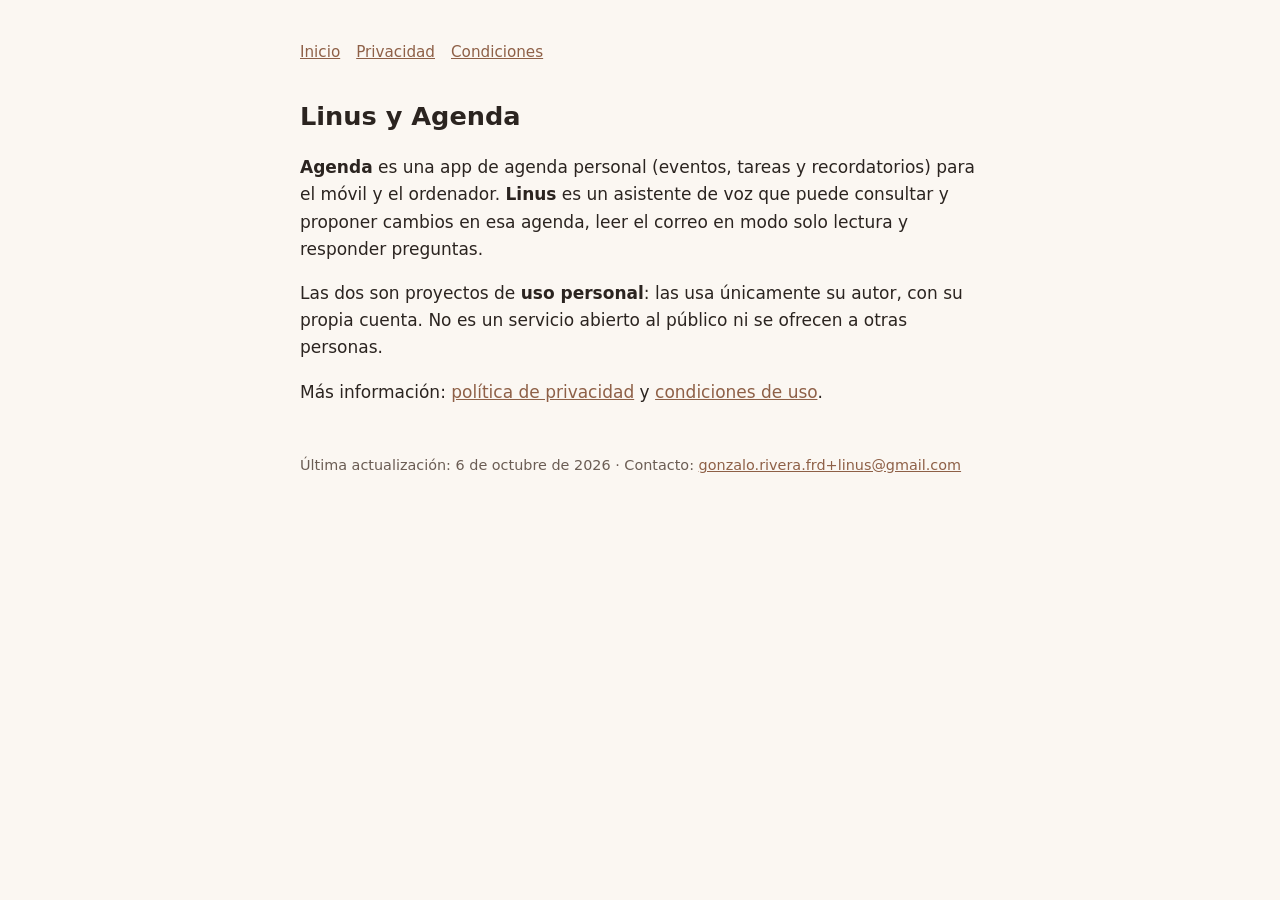
<file: index.html>
<!doctype html>
<html lang="es">
<head>
<meta charset="utf-8">
<meta name="viewport" content="width=device-width, initial-scale=1">
<title>Linus y Agenda</title>
<link rel="stylesheet" href="estilo.css">
</head>
<body>
<main>
<nav><a href="index.html">Inicio</a><a href="privacidad.html">Privacidad</a><a href="condiciones.html">Condiciones</a></nav>
<h1>Linus y Agenda</h1>
<p><strong>Agenda</strong> es una app de agenda personal (eventos, tareas y recordatorios) para el móvil y el ordenador. <strong>Linus</strong> es un asistente de voz que puede consultar y proponer cambios en esa agenda, leer el correo en modo solo lectura y responder preguntas.</p>
<p>Las dos son proyectos de <strong>uso personal</strong>: las usa únicamente su autor, con su propia cuenta. No es un servicio abierto al público ni se ofrecen a otras personas.</p>
<p>Más información: <a href="privacidad.html">política de privacidad</a> y <a href="condiciones.html">condiciones de uso</a>.</p>
<footer>Última actualización: 6 de octubre de 2026 · Contacto: <a href="mailto:gonzalo.rivera.frd+linus@gmail.com">gonzalo.rivera.frd+linus@gmail.com</a></footer>
</main>
</body>
</html>
</file>
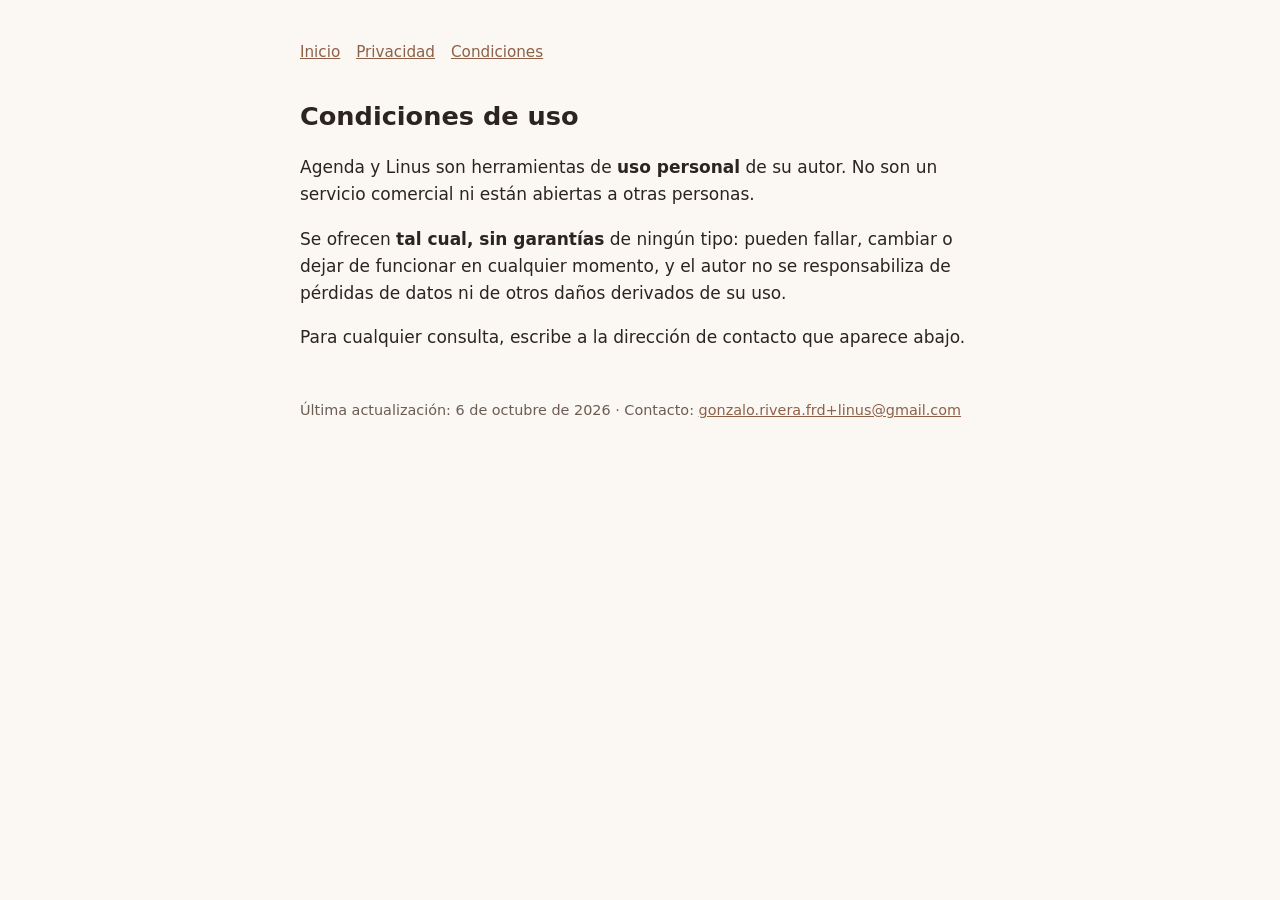
<file: condiciones.html>
<!doctype html>
<html lang="es">
<head>
<meta charset="utf-8">
<meta name="viewport" content="width=device-width, initial-scale=1">
<title>Condiciones · Linus y Agenda</title>
<link rel="stylesheet" href="estilo.css">
</head>
<body>
<main>
<nav><a href="index.html">Inicio</a><a href="privacidad.html">Privacidad</a><a href="condiciones.html">Condiciones</a></nav>
<h1>Condiciones de uso</h1>
<p>Agenda y Linus son herramientas de <strong>uso personal</strong> de su autor. No son un servicio comercial ni están abiertas a otras personas.</p>
<p>Se ofrecen <strong>tal cual, sin garantías</strong> de ningún tipo: pueden fallar, cambiar o dejar de funcionar en cualquier momento, y el autor no se responsabiliza de pérdidas de datos ni de otros daños derivados de su uso.</p>
<p>Para cualquier consulta, escribe a la dirección de contacto que aparece abajo.</p>
<footer>Última actualización: 6 de octubre de 2026 · Contacto: <a href="mailto:gonzalo.rivera.frd+linus@gmail.com">gonzalo.rivera.frd+linus@gmail.com</a></footer>
</main>
</body>
</html>
</file>
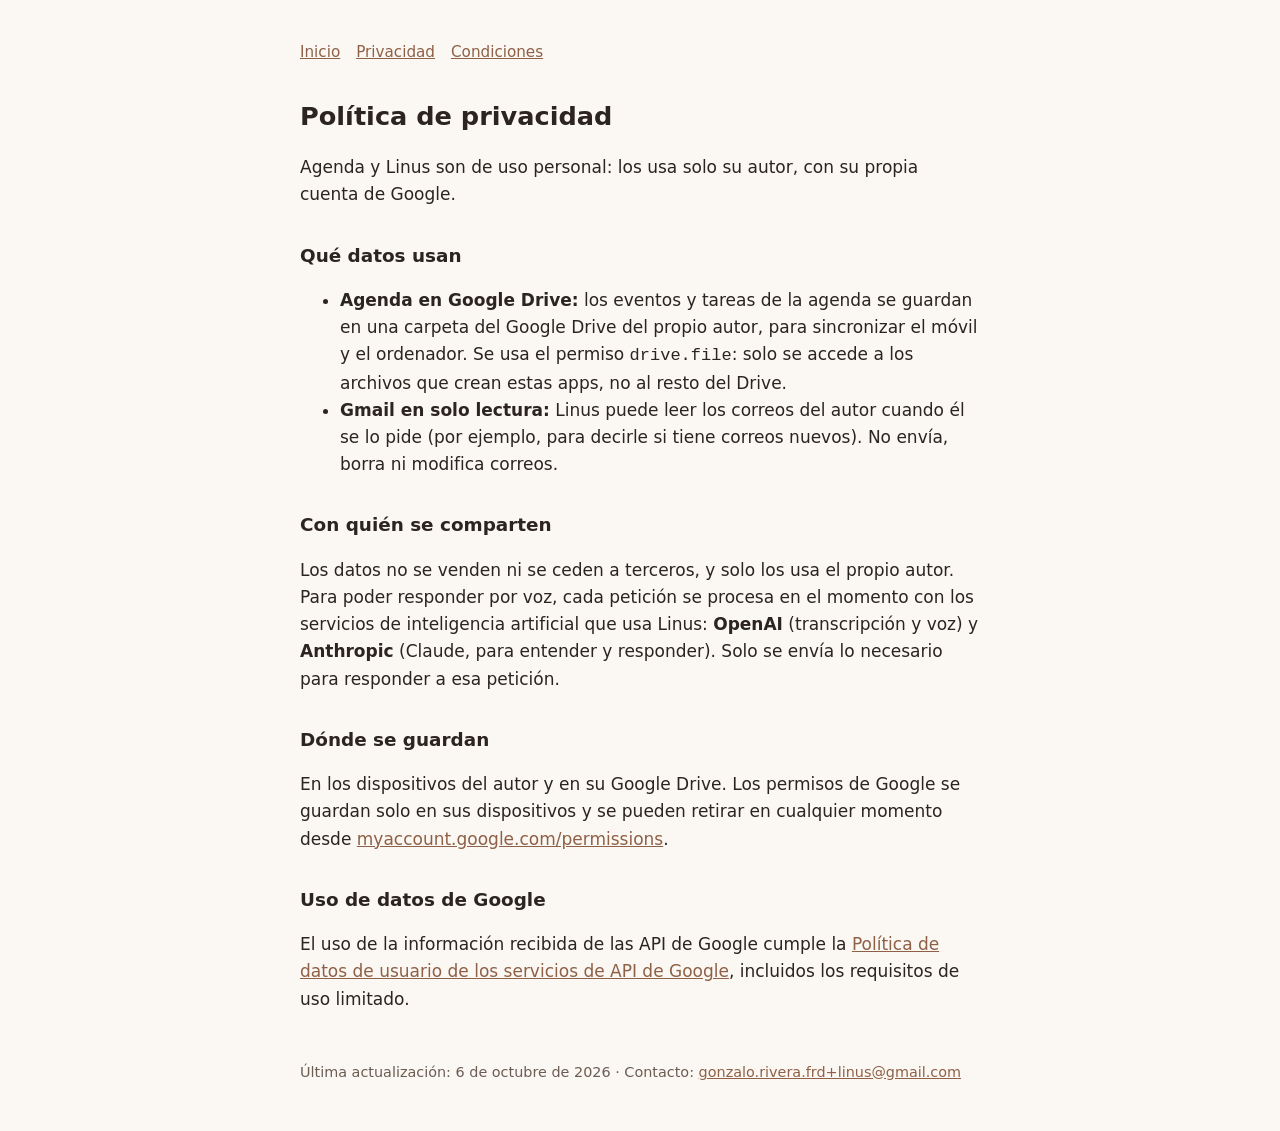
<file: privacidad.html>
<!doctype html>
<html lang="es">
<head>
<meta charset="utf-8">
<meta name="viewport" content="width=device-width, initial-scale=1">
<title>Privacidad · Linus y Agenda</title>
<link rel="stylesheet" href="estilo.css">
</head>
<body>
<main>
<nav><a href="index.html">Inicio</a><a href="privacidad.html">Privacidad</a><a href="condiciones.html">Condiciones</a></nav>
<h1>Política de privacidad</h1>
<p>Agenda y Linus son de uso personal: los usa solo su autor, con su propia cuenta de Google.</p>
<h2>Qué datos usan</h2>
<ul>
<li><strong>Agenda en Google Drive:</strong> los eventos y tareas de la agenda se guardan en una carpeta del Google Drive del propio autor, para sincronizar el móvil y el ordenador. Se usa el permiso <code>drive.file</code>: solo se accede a los archivos que crean estas apps, no al resto del Drive.</li>
<li><strong>Gmail en solo lectura:</strong> Linus puede leer los correos del autor cuando él se lo pide (por ejemplo, para decirle si tiene correos nuevos). No envía, borra ni modifica correos.</li>
</ul>
<h2>Con quién se comparten</h2>
<p>Los datos no se venden ni se ceden a terceros, y solo los usa el propio autor. Para poder responder por voz, cada petición se procesa en el momento con los servicios de inteligencia artificial que usa Linus: <strong>OpenAI</strong> (transcripción y voz) y <strong>Anthropic</strong> (Claude, para entender y responder). Solo se envía lo necesario para responder a esa petición.</p>
<h2>Dónde se guardan</h2>
<p>En los dispositivos del autor y en su Google Drive. Los permisos de Google se guardan solo en sus dispositivos y se pueden retirar en cualquier momento desde <a href="https://myaccount.google.com/permissions">myaccount.google.com/permissions</a>.</p>
<h2>Uso de datos de Google</h2>
<p>El uso de la información recibida de las API de Google cumple la <a href="https://developers.google.com/terms/api-services-user-data-policy">Política de datos de usuario de los servicios de API de Google</a>, incluidos los requisitos de uso limitado.</p>
<footer>Última actualización: 6 de octubre de 2026 · Contacto: <a href="mailto:gonzalo.rivera.frd+linus@gmail.com">gonzalo.rivera.frd+linus@gmail.com</a></footer>
</main>
</body>
</html>
</file>
<file: estilo.css>
:root { --fondo: #fbf7f2; --texto: #2b2420; --suave: #6b5d54; --acento: #8e6047; }
@media (prefers-color-scheme: dark) { :root { --fondo: #1d1916; --texto: #f0e9e2; --suave: #b3a59a; --acento: #d4a283; } }
body { margin: 0; background: var(--fondo); color: var(--texto); font: 17px/1.6 system-ui, -apple-system, "Segoe UI", sans-serif; }
main { max-width: 680px; margin: 0 auto; padding: 2.5rem 1rem 3rem; }
h1 { font-size: 1.6rem; margin: 0 0 1rem; }
h2 { font-size: 1.15rem; margin: 2rem 0 .5rem; }
a { color: var(--acento); }
nav { margin-bottom: 2rem; font-size: .95rem; }
nav a { margin-right: 1rem; }
footer { margin-top: 3rem; color: var(--suave); font-size: .9rem; }
</file>
